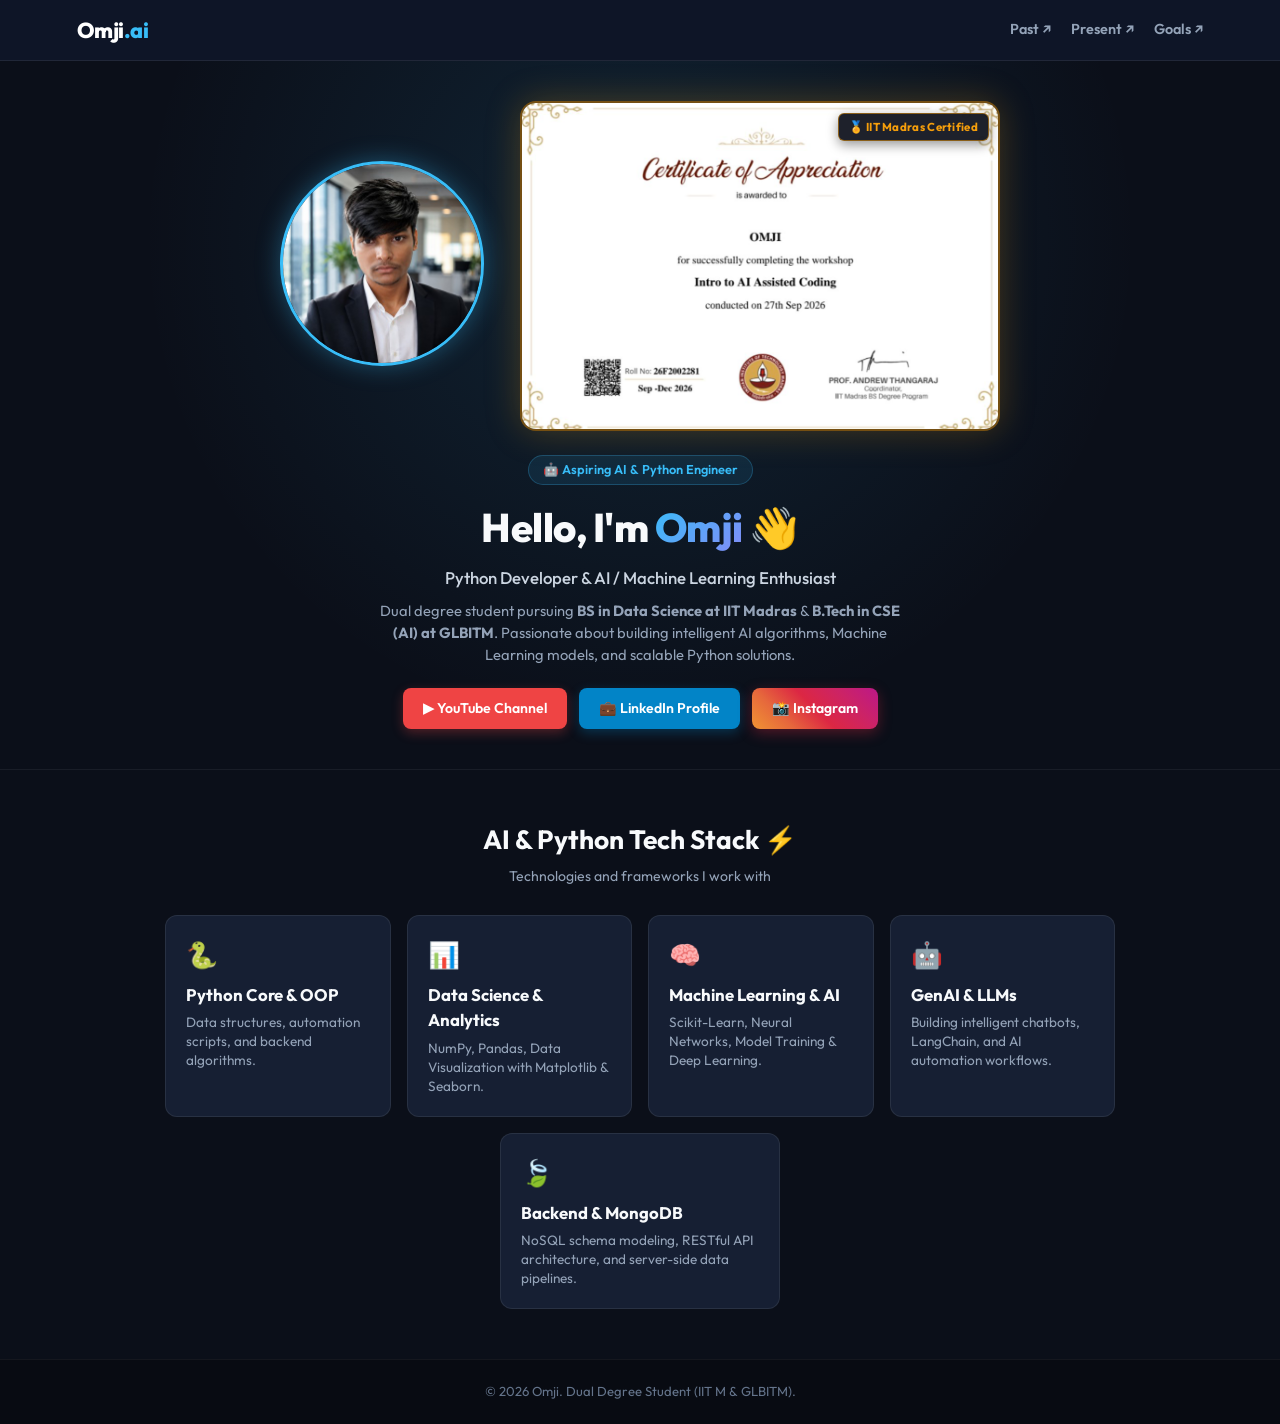
<file: index.html>
<!DOCTYPE html>
<html lang="en">
<head>
    <meta charset="UTF-8">
    <meta name="viewport" content="width=device-width, initial-scale=1.0">
    <title>Omji | AI Engineer & Python Developer</title>
    <!-- Google Fonts -->
    <link rel="preconnect" href="https://fonts.googleapis.com">
    <link rel="preconnect" href="https://fonts.gstatic.com" crossorigin>
    <link href="https://fonts.googleapis.com/css2?family=Outfit:wght@400;500;600;700;800&display=swap" rel="stylesheet">
    <!-- CSS File -->
    <link rel="stylesheet" href="style.css">
</head>
<body>

    <!-- ==========================================
         1. TOP NAVIGATION BAR
         ========================================== -->
    <nav class="navbar">
        <div class="logo">Omji<span>.ai</span></div>
        <div class="nav-links">
            <a href="past.html">Past ↗</a>
            <a href="present.html">Present ↗</a>
            <a href="goals.html">Goals ↗</a>
        </div>
    </nav>

    <!-- ==========================================
         2. HERO / PRESENT SECTION
         ========================================== -->
    <section class="hero" id="present">
        
        <!-- Dual Visual Showcase: Left (Profile Image) & Right (IIT Madras Certificate) -->
        <div class="hero-visual-duo">
            <!-- Left: Profile Picture with Glow -->
            <div class="profile-wrapper">
                <img src="Saksham.jpg" alt="Omji" class="profile-img">
            </div>

            <!-- Right: IIT Madras Certificate Card -->
            <div class="hero-cert-card" onclick="openCertModal('certificate-iitm.png')" title="Click to view full certificate">
                <div class="hero-cert-badge">🏅 IIT Madras Certified</div>
                <img src="certificate-iitm.png" alt="IIT Madras Certificate - Intro to AI Assisted Coding" class="hero-cert-img">
                <div class="hero-cert-overlay">
                    <span class="hero-cert-view-btn">🔍 View Certificate</span>
                </div>
            </div>
        </div>

        <!-- Headline & Bio -->
        <div class="badge">🤖 Aspiring AI & Python Engineer</div>
        <h1 class="hero-title">Hello, I'm <span class="highlight">Omji</span> 👋</h1>
        <p class="hero-subtitle">Python Developer & AI / Machine Learning Enthusiast</p>
        <p class="hero-desc">
            Dual degree student pursuing <strong>BS in Data Science at IIT Madras</strong> & <strong>B.Tech in CSE (AI) at GLBITM</strong>. Passionate about building intelligent AI algorithms, Machine Learning models, and scalable Python solutions.
        </p>

        <!-- Action Buttons -->
        <div class="btn-container">
            <a href="https://youtube.com/@ghostgameryt72?si=MjTyX77E28v_cxLy" class="btn btn-youtube" target="_blank">
                <span>▶ YouTube Channel</span>
            </a>
            <a href="https://lnkd.in/p/du8b7yTF" class="btn btn-linkedin" target="_blank">
                <span>💼 LinkedIn Profile</span>
            </a>
            <a href="https://www.instagram.com/s.vgamerff2007?utm_source=ig_web_button_share_sheet&igsi=ZDNlZDc0MzIxNw==" class="btn btn-instagram" target="_blank">
                <span>📸 Instagram</span>
            </a>
        </div>

    </section>

    <!-- ==========================================
         3. FUTURE / TECH STACK SECTION
         ========================================== -->
    <section class="section-box" id="future">
        <h2>AI & Python Tech Stack ⚡</h2>
        <p class="section-desc">Technologies and frameworks I work with</p>

        <div class="cards-grid">
            <div class="card-item">
                <div class="card-icon">🐍</div>
                <h3>Python Core & OOP</h3>
                <p>Data structures, automation scripts, and backend algorithms.</p>
            </div>
            <div class="card-item">
                <div class="card-icon">📊</div>
                <h3>Data Science & Analytics</h3>
                <p>NumPy, Pandas, Data Visualization with Matplotlib & Seaborn.</p>
            </div>
            <div class="card-item">
                <div class="card-icon">🧠</div>
                <h3>Machine Learning & AI</h3>
                <p>Scikit-Learn, Neural Networks, Model Training & Deep Learning.</p>
            </div>
            <div class="card-item">
                <div class="card-icon">🤖</div>
                <h3>GenAI & LLMs</h3>
                <p>Building intelligent chatbots, LangChain, and AI automation workflows.</p>
            </div>
            <div class="card-item">
                <div class="card-icon">🍃</div>
                <h3>Backend & MongoDB</h3>
                <p>NoSQL schema modeling, RESTful API architecture, and server-side data pipelines.</p>
            </div>
        </div>
    </section>

    <!-- ==========================================
         4. GOALS SECTION
         ========================================== -->


    <!-- ==========================================
         5. FOOTER
         ========================================== -->
    <footer>
        <p>© 2026 Omji. Dual Degree Student (IIT M & GLBITM).</p>
    </footer>

    <!-- ==========================================
         CERTIFICATE PREVIEW MODAL LIGHTBOX
         ========================================== -->
    <div id="certModal" class="cert-modal" onclick="closeCertModal(event)">
        <div class="cert-modal-dialog" onclick="event.stopPropagation()">
            <div class="cert-modal-header">
                <div class="cert-modal-title">
                    <span>🏛️</span>
                    <span>IIT Madras Certificate — Intro to AI Assisted Coding</span>
                </div>
                <button class="cert-modal-close" onclick="closeCertModal()" aria-label="Close modal">&times;</button>
            </div>
            <div class="cert-modal-body">
                <img id="certModalImg" src="certificate-iitm.png" alt="Certificate of Appreciation - IIT Madras">
            </div>
        </div>
    </div>

    <!-- Modal Logic -->
    <script>
        function openCertModal(imgSrc) {
            const modal = document.getElementById('certModal');
            const img = document.getElementById('certModalImg');
            if (imgSrc && img) img.src = imgSrc;
            if (modal) {
                modal.classList.add('active');
                document.body.style.overflow = 'hidden';
            }
        }

        function closeCertModal() {
            const modal = document.getElementById('certModal');
            if (modal) {
                modal.classList.remove('active');
                document.body.style.overflow = '';
            }
        }

        document.addEventListener('keydown', function(e) {
            if (e.key === 'Escape') {
                closeCertModal();
            }
        });
    </script>
<script src="https://cdn.botpress.cloud/webchat/v3.6/inject.js"></script>
<script src="https://files.bpcontent.cloud/2026/07/06/07/20260706073340-VCMDMJ99.js" defer></script>
       


</body>
</html>
</file>
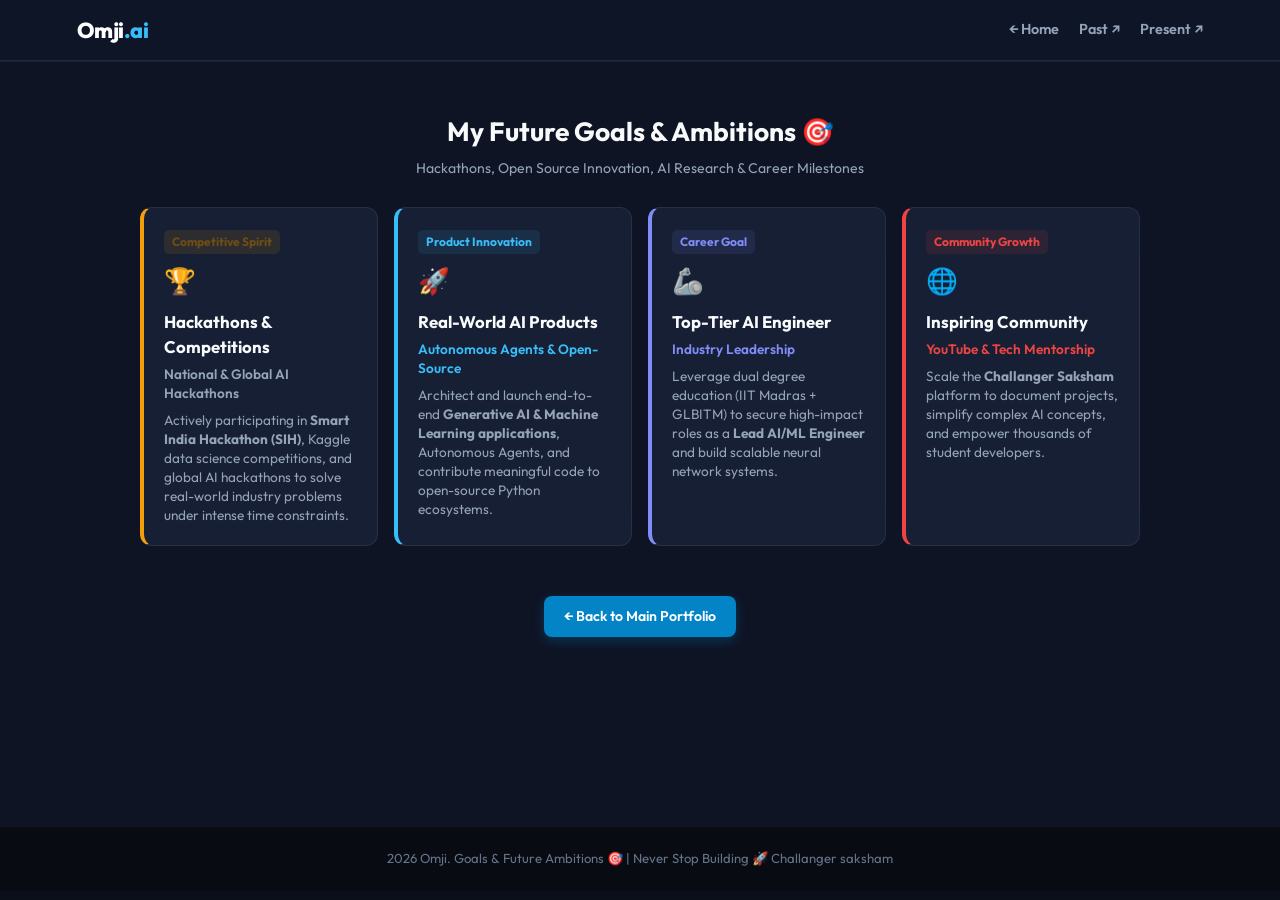
<file: goals.html>
<!DOCTYPE html>
<html lang="en">
<head>
    <meta charset="UTF-8">
    <meta name="viewport" content="width=device-width, initial-scale=1.0">
    <title>Omji | Future Goals & Hackathons</title>
    <!-- Google Fonts -->
    <link rel="preconnect" href="https://fonts.googleapis.com">
    <link rel="preconnect" href="https://fonts.gstatic.com" crossorigin>
    <link href="https://fonts.googleapis.com/css2?family=Outfit:wght@400;500;600;700;800&display=swap" rel="stylesheet">
    <!-- CSS Link -->
    <link rel="stylesheet" href="style.css">
</head>
<body>

    <!-- ==========================================
         TOP NAVIGATION (With Multi-Page Links)
         ========================================== -->
    <nav class="navbar">
        <div class="logo">Omji<span>.ai</span></div>
        <div class="nav-links">
            <a href="index.html">← Home</a>
            <a href="past.html">Past ↗</a>
            <a href="present.html">Present ↗</a>
        </div>
    </nav>

    <!-- ==========================================
         GOALS & HACKATHONS SECTION
         ========================================== -->
    <section class="section-box" style="min-height: 85vh; padding-top: 50px;">
        <h2>My Future Goals & Ambitions 🎯</h2>
        <p class="section-desc">Hackathons, Open Source Innovation, AI Research & Career Milestones</p>

        <div class="cards-grid" style="max-width: 1000px;">
            
            <!-- Goal 1: Hackathons & Competitions -->
            <div class="card-item" style="border-left: 4px solid #f59e0b;">
                <div class="card-badge" style="color: #6e4e16; background: rgba(245, 158, 11, 0.1);">Competitive Spirit</div>
                <div class="card-icon">🏆</div>
                <h3>Hackathons & Competitions</h3>
                <p style="color: #
                f59e0b; font-weight: 600; margin-bottom: 8px;">National & Global AI Hackathons</p>
                <p>
                    Actively participating in <strong>Smart India Hackathon (SIH)</strong>, Kaggle data science competitions, and global AI hackathons to solve real-world industry problems under intense time constraints.
                </p>
            </div>

            <!-- Goal 2: Building AI Products & Open Source -->
            <div class="card-item" style="border-left: 4px solid #38bdf8;">
                <div class="card-badge" style="color: #38bdf8; background: rgba(56, 189, 248, 0.1);">Product Innovation</div>
                <div class="card-icon">🚀</div>
                <h3>Real-World AI Products</h3>
                <p style="color: #38bdf8; font-weight: 600; margin-bottom: 8px;">Autonomous Agents & Open-Source</p>
                <p>
                    Architect and launch end-to-end <strong>Generative AI & Machine Learning applications</strong>, Autonomous Agents, and contribute meaningful code to open-source Python ecosystems.
                </p>
            </div>

            <!-- Goal 3: High-Impact AI Engineer -->
            <div class="card-item" style="border-left: 4px solid #818cf8;">
                <div class="card-badge" style="color: #818cf8; background: rgba(129, 140, 248, 0.1);">Career Goal</div>
                <div class="card-icon">🦾</div>
                <h3>Top-Tier AI Engineer</h3>
                <p style="color: #818cf8; font-weight: 600; margin-bottom: 8px;">Industry Leadership</p>
                <p>
                    Leverage dual degree education (IIT Madras + GLBITM) to secure high-impact roles as a <strong>Lead AI/ML Engineer</strong> and build scalable neural network systems.
                </p>
            </div>

            <!-- Goal 4: Community & Creator Impact -->
            <div class="card-item" style="border-left: 4px solid #ef4444;">
                <div class="card-badge" style="color: #ef4444; background: rgba(239, 68, 68, 0.1);">Community Growth</div>
                <div class="card-icon">🌐</div>
                <h3>Inspiring Community</h3>
                <p style="color: #ef4444; font-weight: 600; margin-bottom: 8px;">YouTube & Tech Mentorship</p>
                <p>
                    Scale the <strong>Challanger Saksham</strong> platform to document projects, simplify complex AI concepts, and empower thousands of student developers.
                </p>
            </div>

        </div>

        <div style="text-align: center; margin-top: 50px;">
            <a href="index.html" class="btn btn-linkedin">← Back to Main Portfolio</a>
        </div>
    </section>

    <!-- FOOTER -->
    <footer>
        <p>2026 Omji. Goals & Future Ambitions 🎯 | Never Stop Building 🚀
            Challanger saksham
        </p>
    </footer>

</body>
</html>
</file>
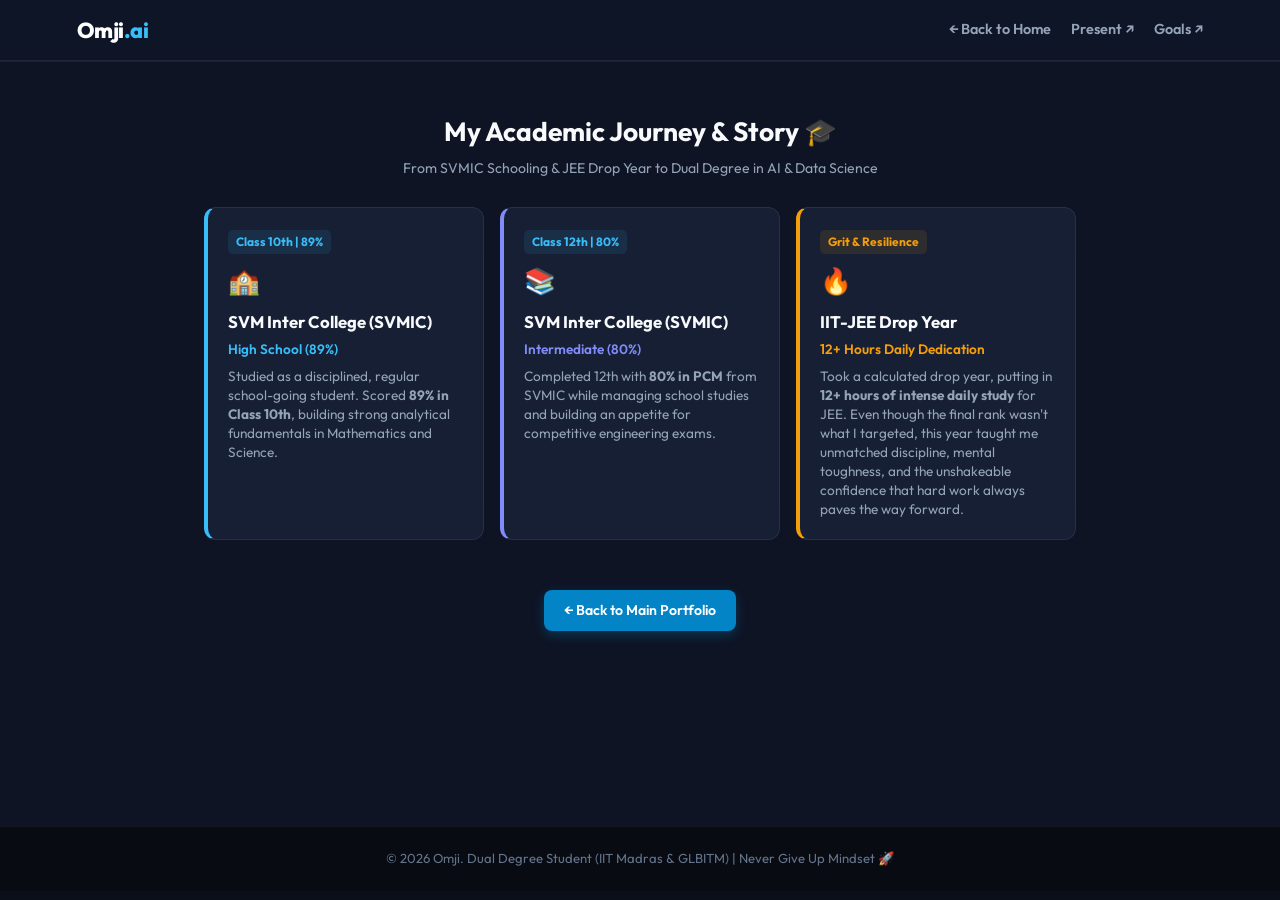
<file: past.html>
<!DOCTYPE html>
<html lang="en">
<head>
    <meta charset="UTF-8">
    <meta name="viewport" content="width=device-width, initial-scale=1.0">
    <title>Omji | Past & Education Journey</title>
    <!-- Google Fonts -->
    <link rel="preconnect" href="https://fonts.googleapis.com">
    <link rel="preconnect" href="https://fonts.gstatic.com" crossorigin>
    <link href="https://fonts.googleapis.com/css2?family=Outfit:wght@400;500;600;700;800&display=swap" rel="stylesheet">
    <!-- CSS Link -->
    <link rel="stylesheet" href="style.css">
</head>
<body>

    <!-- ==========================================
         TOP NAVIGATION (With Back Button)
         ========================================== -->
    <nav class="navbar">
        <div class="logo">Omji<span>.ai</span></div>
        <div class="nav-links">
            <a href="index.html">← Back to Home</a>
            <a href="present.html">Present ↗</a>
            <a href="goals.html">Goals ↗</a>
        </div>
    </nav>

    <!-- ==========================================
         PAST & EDUCATION DETAILS
         ========================================== -->
    <section class="section-box" style="min-height: 85vh; padding-top: 50px;">
        <h2>My Academic Journey & Story 🎓</h2>
        <p class="section-desc">From SVMIC Schooling & JEE Drop Year to Dual Degree in AI & Data Science</p>

        <div class="cards-grid" style="max-width: 1000px;">
            
            <!-- Card 1: 10th Class (SVMIC) -->
            <div class="card-item" style="border-left: 4px solid #38bdf8;">
                <div class="card-badge">Class 10th | 89%</div>
                <div class="card-icon">🏫</div>
                <h3>SVM Inter College (SVMIC)</h3>
                <p style="color: #38bdf8; font-weight: 600; margin-bottom: 8px;">High School (89%)</p>
                <p>
                    Studied as a disciplined, regular school-going student. Scored <strong>89% in Class 10th</strong>, building strong analytical fundamentals in Mathematics and Science.
                </p>
            </div>

            <!-- Card 2: 12th Class (SVMIC) -->
            <div class="card-item" style="border-left: 4px solid #818cf8;">
                <div class="card-badge">Class 12th | 80%</div>
                <div class="card-icon">📚</div>
                <h3>SVM Inter College (SVMIC)</h3>
                <p style="color: #818cf8; font-weight: 600; margin-bottom: 8px;">Intermediate (80%)</p>
                <p>
                    Completed 12th with <strong>80% in PCM</strong> from SVMIC while managing school studies and building an appetite for competitive engineering exams.
                </p>
            </div>

            <!-- Card 3: IIT-JEE Drop Year (Resilience & Hard Work) -->
            <div class="card-item" style="border-left: 4px solid #f59e0b;">
                <div class="card-badge" style="color: #f59e0b; background: rgba(245, 158, 11, 0.1);">Grit & Resilience</div>
                <div class="card-icon">🔥</div>
                <h3>IIT-JEE Drop Year</h3>
                <p style="color: #f59e0b; font-weight: 600; margin-bottom: 8px;">12+ Hours Daily Dedication</p>
                <p>
                    Took a calculated drop year, putting in <strong>12+ hours of intense daily study</strong> for JEE. Even though the final rank wasn't what I targeted, this year taught me unmatched discipline, mental toughness, and the unshakeable confidence that hard work always paves the way forward.
                </p>
            </div>

           
        </div>

        <div style="text-align: center; margin-top: 50px;">
            <a href="index.html" class="btn btn-linkedin">← Back to Main Portfolio</a>
        </div>
    </section>

    <!-- FOOTER -->
    <footer>
        <p>© 2026 Omji. Dual Degree Student (IIT Madras & GLBITM) | Never Give Up Mindset 🚀</p>
    </footer>

</body>
</html>
</file>
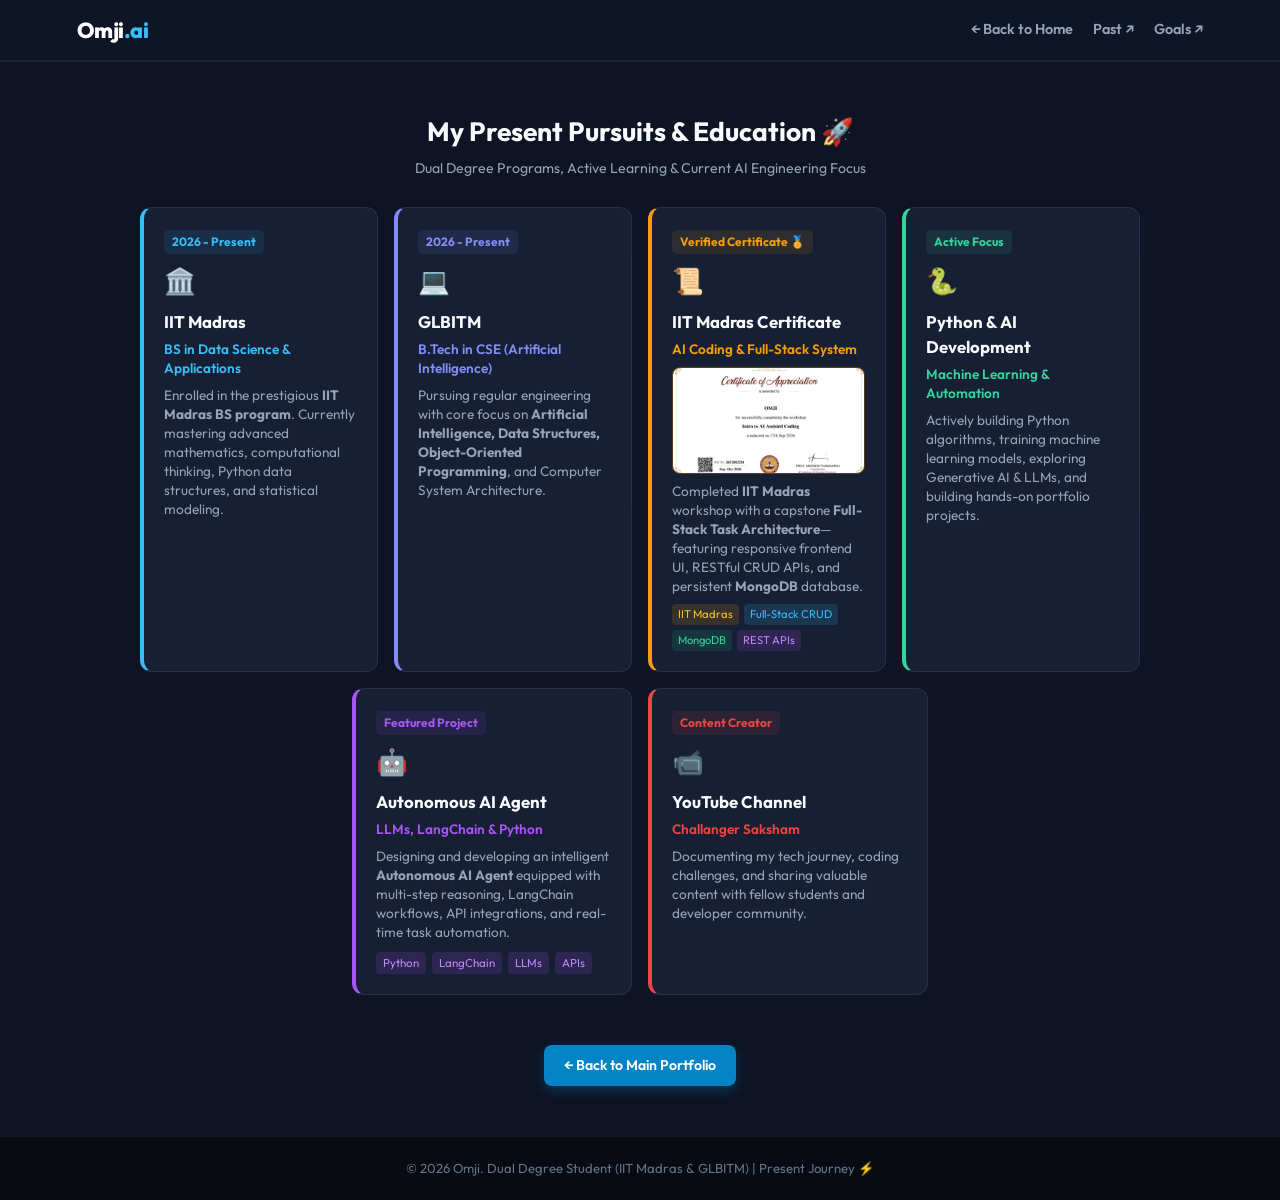
<file: present.html>
<!DOCTYPE html>
<html lang="en">
<head>
    <meta charset="UTF-8">
    <meta name="viewport" content="width=device-width, initial-scale=1.0">
    <title>Omji | Present Journey & Dual Degree</title>
    <!-- Google Fonts -->
    <link rel="preconnect" href="https://fonts.googleapis.com">
    <link rel="preconnect" href="https://fonts.gstatic.com" crossorigin>
    <link href="https://fonts.googleapis.com/css2?family=Outfit:wght@400;500;600;700;800&display=swap" rel="stylesheet">
    <!-- CSS Link -->
    <link rel="stylesheet" href="style.css">
</head>
<body>

    <!-- ==========================================
         TOP NAVIGATION (With Back Button)
         ========================================== -->
    <nav class="navbar">
        <div class="logo">Omji<span>.ai</span></div>
        <div class="nav-links">
            <a href="index.html">← Back to Home</a>
            <a href="past.html">Past ↗</a>
            <a href="goals.html">Goals ↗</a>
        </div>
    </nav>

    <!-- ==========================================
         PRESENT / CURRENT JOURNEY
         ========================================== -->
    <section class="section-box" style="min-height: 85vh; padding-top: 50px;">
        <h2>My Present Pursuits & Education 🚀</h2>
        <p class="section-desc">Dual Degree Programs, Active Learning & Current AI Engineering Focus</p>

        <div class="cards-grid" style="max-width: 1000px;">
            
            <!-- Degree 1: IIT Madras -->
            <div class="card-item" style="border-left: 4px solid #38bdf8;">
                <div class="card-badge" style="color: #38bdf8; background: rgba(56, 189, 248, 0.1);">2026 - Present</div>
                <div class="card-icon">🏛️</div>
                <h3>IIT Madras</h3>
                <p style="color: #38bdf8; font-weight: 600; margin-bottom: 8px;">BS in Data Science & Applications</p>
                <p>
                    Enrolled in the prestigious <strong>IIT Madras BS program</strong>. Currently mastering advanced mathematics, computational thinking, Python data structures, and statistical modeling.
                </p>
            </div>

            
            
            <div class="card-item" style="border-left: 4px solid #818cf8;">
                <div class="card-badge" style="color: #818cf8; background: rgba(129, 140, 248, 0.1);">2026 - Present</div>
                <div class="card-icon">💻</div>
                <h3>GLBITM</h3>
                <p style="color: #818cf8; font-weight: 600; margin-bottom: 8px;">B.Tech in CSE (Artificial Intelligence)</p>
                <p>
                    Pursuing regular engineering with core focus on <strong>Artificial Intelligence, Data Structures, Object-Oriented Programming</strong>, and Computer System Architecture.
                </p>
            </div>

            <!-- Certification & Backend: IIT Madras & MongoDB -->
            <div class="card-item" style="border-left: 4px solid #f59e0b;">
                <div class="card-badge" style="color: #f59e0b; background: rgba(245, 158, 11, 0.1);">Verified Certificate 🏅</div>
                <div class="card-icon">📜</div>
                <h3>IIT Madras Certificate</h3>
                <p style="color: #f59e0b; font-weight: 600; margin-bottom: 6px;">AI Coding & Full-Stack System</p>
                
                <!-- Clickable Certificate Thumbnail -->
                <div class="cert-preview-box" onclick="openCertModal('certificate-iitm.png')" title="Click to view full certificate">
                    <img src="certificate-iitm.png" alt="IIT Madras Certificate" class="cert-preview-img">
                    <div class="cert-overlay">
                        <span class="cert-view-badge">🔍 Click to View</span>
                    </div>
                </div>

                <p>
                    Completed <strong>IIT Madras</strong> workshop with a capstone <strong>Full-Stack Task Architecture</strong>—featuring responsive frontend UI, RESTful CRUD APIs, and persistent <strong>MongoDB</strong> database.
                </p>

                <div style="display: flex; gap: 5px; flex-wrap: wrap; margin-top: 8px;">
                    <span style="font-size: 0.7rem; padding: 2px 6px; background: rgba(245, 158, 11, 0.15); color: #fbbf24; border-radius: 4px;">IIT Madras</span>
                    <span style="font-size: 0.7rem; padding: 2px 6px; background: rgba(56, 189, 248, 0.15); color: #38bdf8; border-radius: 4px;">Full-Stack CRUD</span>
                    <span style="font-size: 0.7rem; padding: 2px 6px; background: rgba(16, 185, 129, 0.15); color: #34d399; border-radius: 4px;">MongoDB</span>
                    <span style="font-size: 0.7rem; padding: 2px 6px; background: rgba(168, 85, 247, 0.15); color: #c084fc; border-radius: 4px;">REST APIs</span>
                </div>
            </div>

            <!-- Current Focus: AI & Python Development -->
            <div class="card-item" style="border-left: 4px solid #34d399;">
                <div class="card-badge" style="color: #34d399; background: rgba(52, 211, 153, 0.1);">Active Focus</div>
                <div class="card-icon">🐍</div>
                <h3>Python & AI Development</h3>
                <p style="color: #34d399; font-weight: 600; margin-bottom: 8px;">Machine Learning & Automation</p>
                <p>
                    Actively building Python algorithms, training machine learning models, exploring Generative AI & LLMs, and building hands-on portfolio projects.
                </p>
            </div>

            <!-- Current Featured Project: Autonomous AI Agent -->
            <div class="card-item" style="border-left: 4px solid #a855f7;">
                <div class="card-badge" style="color: #a855f7; background: rgba(168, 85, 247, 0.1);">Featured Project</div>
                <div class="card-icon">🤖</div>
                <h3>Autonomous AI Agent</h3>
                <p style="color: #a855f7; font-weight: 600; margin-bottom: 8px;">LLMs, LangChain & Python</p>
                <p>
                    Designing and developing an intelligent <strong>Autonomous AI Agent</strong> equipped with multi-step reasoning, LangChain workflows, API integrations, and real-time task automation.
                </p>
                <div style="display: flex; gap: 6px; flex-wrap: wrap; margin-top: 10px;">
                    <span style="font-size: 0.72rem; padding: 2px 7px; background: rgba(168, 85, 247, 0.15); color: #c084fc; border-radius: 4px;">Python</span>
                    <span style="font-size: 0.72rem; padding: 2px 7px; background: rgba(168, 85, 247, 0.15); color: #c084fc; border-radius: 4px;">LangChain</span>
                    <span style="font-size: 0.72rem; padding: 2px 7px; background: rgba(168, 85, 247, 0.15); color: #c084fc; border-radius: 4px;">LLMs</span>
                    <span style="font-size: 0.72rem; padding: 2px 7px; background: rgba(168, 85, 247, 0.15); color: #c084fc; border-radius: 4px;">APIs</span>
                </div>
            </div>

            <!-- Creator & Community: YouTube -->
            <div class="card-item" style="border-left: 4px solid #ef4444;">
                <div class="card-badge" style="color: #ef4444; background: rgba(239, 68, 68, 0.1);">Content Creator</div>
                <div class="card-icon">📹</div>
                <h3>YouTube Channel</h3>
                <p style="color: #ef4444; font-weight: 600; margin-bottom: 8px;">Challanger Saksham</p>
                <p>
                    Documenting my tech journey, coding challenges, and sharing valuable content with fellow students and developer community.
                </p>
            </div>

        </div>

        <div style="text-align: center; margin-top: 50px;">
            <a href="index.html" class="btn btn-linkedin">← Back to Main Portfolio</a>
        </div>
    </section>

    <!-- FOOTER -->
    <footer>
        <p>© 2026 Omji. Dual Degree Student (IIT Madras & GLBITM) | Present Journey ⚡</p>
    </footer>

    <!-- ==========================================
         CERTIFICATE PREVIEW MODAL LIGHTBOX
         ========================================== -->
    <div id="certModal" class="cert-modal" onclick="closeCertModal(event)">
        <div class="cert-modal-dialog" onclick="event.stopPropagation()">
            <div class="cert-modal-header">
                <div class="cert-modal-title">
                    <span>🏛️</span>
                    <span>IIT Madras Certificate — Intro to AI Assisted Coding</span>
                </div>
                <button class="cert-modal-close" onclick="closeCertModal()" aria-label="Close modal">&times;</button>
            </div>
            <div class="cert-modal-body">
                <img id="certModalImg" src="certificate-iitm.png" alt="Certificate of Appreciation - IIT Madras">
            </div>
        </div>
    </div>

    <!-- Modal Logic -->
    <script>
        function openCertModal(imgSrc) {
            const modal = document.getElementById('certModal');
            const img = document.getElementById('certModalImg');
            if (imgSrc && img) img.src = imgSrc;
            if (modal) {
                modal.classList.add('active');
                document.body.style.overflow = 'hidden';
            }
        }

        function closeCertModal() {
            const modal = document.getElementById('certModal');
            if (modal) {
                modal.classList.remove('active');
                document.body.style.overflow = '';
            }
        }

        document.addEventListener('keydown', function(e) {
            if (e.key === 'Escape') {
                closeCertModal();
            }
        });
    </script>

</body>
</html>
</file>
<file: style.css>
/* =========================================================
   1. GLOBAL RESET & FONTS
   ========================================================= */
* {
    margin: 0;
    padding: 0;
    box-sizing: border-box;
    font-family: 'Outfit', -apple-system, BlinkMacSystemFont, sans-serif;
}

html {
    scroll-behavior: smooth;
}

body {
    background-color: #0b0f19; /* Ultra Dark Luxury Blue */
    color: #f8fafc;            /* Crisp White Text */
    line-height: 1.5;
    overflow-x: hidden;
}

/* =========================================================
   2. TOP NAVIGATION BAR (Compact & Sleek)
   ========================================================= */
.navbar {
    display: flex;
    justify-content: space-between;
    align-items: center;
    padding: 14px 6%;
    background-color: rgba(15, 23, 42, 0.9);
    backdrop-filter: blur(12px);
    border-bottom: 1px solid rgba(255, 255, 255, 0.08);
    position: sticky;
    top: 0;
    z-index: 100;
}

.logo {
    font-size: 1.35rem;
    font-weight: 800;
    letter-spacing: -0.5px;
    color: #ffffff;
}

.logo span {
    color: #38bdf8;
}

.nav-links {
    display: flex;
    gap: 20px;
}

.nav-links a {
    color: #94a3b8;
    text-decoration: none;
    font-size: 0.9rem;
    font-weight: 600;
    transition: all 0.25s ease;
}

.nav-links a:hover {
    color: #38bdf8;
    transform: translateY(-1px);
}

/* =========================================================
   3. HERO SECTION (Compact Front Page)
   ========================================================= */
.hero {
    min-height: 65vh;
    display: flex;
    flex-direction: column;
    justify-content: center;
    align-items: center;
    text-align: center;
    padding: 40px 16px;
    background: radial-gradient(circle at 50% 25%, rgba(56, 189, 248, 0.12) 0%, transparent 60%);
}

/* Profile Picture with Rounded Border & Glow */
.profile-wrapper {
    position: relative;
    margin-bottom: 16px;
}

.profile-img {
    width: 300px;
    height: 300px;
    border-radius: 50%;
    object-fit: cover;
    border: 3px solid #38bdf8;
    box-shadow: 0 0 25px rgba(56, 189, 248, 0.35);
    transition: transform 0.3s ease, box-shadow 0.3s ease;
}

.profile-img:hover {
    transform: scale(1.04);
    box-shadow: 0 0 35px rgba(56, 189, 248, 0.5);
}

/* Small Badge */
.badge {
    background: rgba(56, 189, 248, 0.1);
    color: #38bdf8;
    border: 1px solid rgba(56, 189, 248, 0.25);
    padding: 4px 14px;
    border-radius: 50px;
    font-size: 0.8rem;
    font-weight: 600;
    margin-bottom: 12px;
}

/* Title & Subtitles */
.hero-title {
    font-size: clamp(1.8rem, 4vw, 2.5rem);
    font-weight: 800;
    margin-bottom: 8px;
    letter-spacing: -0.5px;
}

.highlight {
    background: linear-gradient(135deg, #38bdf8 0%, #818cf8 100%);
    -webkit-background-clip: text;
    -webkit-text-fill-color: transparent;
}

.hero-subtitle {
    font-size: 1.05rem;
    font-weight: 500;
    color: #cbd5e1;
    margin-bottom: 10px;
}

.hero-desc {
    max-width: 520px;
    font-size: 0.92rem;
    color: #94a3b8;
    margin-bottom: 22px;
    line-height: 1.5;
}

/* =========================================================
   4. BUTTONS (Compact)
   ========================================================= */
.btn-container {
    display: flex;
    justify-content: center;
    gap: 12px;
    flex-wrap: wrap;
}

.btn {
    display: inline-flex;
    align-items: center;
    gap: 6px;
    padding: 10px 20px;
    border-radius: 8px;
    font-size: 0.88rem;
    font-weight: 600;
    text-decoration: none;
    transition: all 0.25s ease;
    cursor: pointer;
}

/* YouTube Button */
.btn-youtube {
    background-color: #ef4444;
    color: #ffffff;
    box-shadow: 0 4px 12px rgba(239, 68, 68, 0.3);
}

.btn-youtube:hover {
    background-color: #dc2626;
    transform: translateY(-2px);
}

/* LinkedIn Button */
.btn-linkedin {
    background-color: #0284c7;
    color: #ffffff;
    box-shadow: 0 4px 12px rgba(2, 132, 199, 0.3);
}

.btn-linkedin:hover {
    background-color: #0369a1;
    transform: translateY(-2px);
}

/* Instagram Button (Gradient & Glow) */
.btn-instagram {
    background: linear-gradient(45deg, #f09433 0%, #e6683c 25%, #dc2743 50%, #cc2366 75%, #bc1888 100%);
    color: #ffffff;
    box-shadow: 0 4px 14px rgba(220, 39, 67, 0.35);
}

.btn-instagram:hover {
    transform: translateY(-2px);
    box-shadow: 0 6px 20px rgba(220, 39, 67, 0.6);
}

/* =========================================================
   5. SECTIONS (TECH STACK & GOALS)
   ========================================================= */
.section-box {
    padding: 50px 6%;
    text-align: center;
    border-top: 1px solid rgba(255, 255, 255, 0.06);
}

.section-box:nth-child(even) {
    background-color: #0e1424;
}

.section-box h2 {
    font-size: 1.65rem;
    font-weight: 700;
    margin-bottom: 6px;
    color: #f8fafc;
}

.section-desc {
    color: #94a3b8;
    font-size: 0.88rem;
    margin-bottom: 28px;
}

.cards-grid {
    display: flex;
    justify-content: center;
    gap: 16px;
    flex-wrap: wrap;
    max-width: 950px;
    margin: 0 auto;
}

.card-item {
    background-color: #161f33;
    border: 1px solid rgba(255, 255, 255, 0.08);
    border-radius: 12px;
    padding: 20px;
    flex: 1 1 200px;
    max-width: 280px;
    text-align: left;
    transition: all 0.25s ease;
}

.card-item:hover {
    transform: translateY(-4px);
    border-color: #38bdf8;
    box-shadow: 0 8px 20px rgba(56, 189, 248, 0.18);
}

.card-badge {
    display: inline-block;
    font-size: 0.75rem;
    font-weight: 700;
    color: #38bdf8;
    background: rgba(56, 189, 248, 0.1);
    padding: 3px 8px;
    border-radius: 5px;
    margin-bottom: 8px;
}

.card-icon {
    font-size: 1.6rem;
    margin-bottom: 8px;
}

.card-item h3 {
    font-size: 1.05rem;
    color: #f8fafc;
    margin-bottom: 6px;
}

.card-item p {
    font-size: 0.85rem;
    color: #94a3b8;
    line-height: 1.4;
}

/* =========================================================
   6. FOOTER
   ========================================================= */
footer {
    padding: 22px;
    text-align: center;
    background-color: #080b12;
    border-top: 1px solid rgba(255, 255, 255, 0.05);
    color: #64748b;
    font-size: 0.82rem;
}

/* Responsive for Mobile */
@media (max-width: 640px) {
    .navbar {
        padding: 12px 4%;
    }
    .nav-links {
        gap: 12px;
    }
    .nav-links a {
        font-size: 0.82rem;
    }
    .hero-title {
        font-size: 1.7rem;
    }
    .cards-grid {
        flex-direction: column;
        align-items: center;
    }
    .card-item {
        max-width: 100%;
        width: 100%;
    }
}

/* =========================================================
   7. CERTIFICATE CARD & MODAL LIGHTBOX
   ========================================================= */
.cert-preview-box {
    margin: 8px 0;
    border-radius: 8px;
    overflow: hidden;
    position: relative;
    border: 1px solid rgba(245, 158, 11, 0.35);
    cursor: pointer;
    background: #0b0f19;
}

.cert-preview-img {
    width: 100%;
    height: 105px;
    object-fit: cover;
    display: block;
    transition: transform 0.35s ease, filter 0.35s ease;
}

.cert-preview-box:hover .cert-preview-img {
    transform: scale(1.05);
    filter: brightness(0.85);
}

.cert-overlay {
    position: absolute;
    inset: 0;
    display: flex;
    align-items: center;
    justify-content: center;
    background: rgba(11, 15, 25, 0.45);
    opacity: 0;
    transition: opacity 0.25s ease;
}

.cert-preview-box:hover .cert-overlay {
    opacity: 1;
}

.cert-view-badge {
    font-size: 0.78rem;
    font-weight: 700;
    color: #f59e0b;
    background: rgba(15, 23, 42, 0.92);
    padding: 6px 12px;
    border-radius: 6px;
    border: 1px solid #f59e0b;
    box-shadow: 0 4px 15px rgba(0, 0, 0, 0.5);
    pointer-events: none;
}

.cert-btn-link {
    display: inline-flex;
    align-items: center;
    gap: 6px;
    font-size: 0.78rem;
    font-weight: 600;
    color: #f59e0b;
    text-decoration: none;
    border: 1px solid rgba(245, 158, 11, 0.35);
    padding: 6px 12px;
    border-radius: 6px;
    background: rgba(245, 158, 11, 0.08);
    transition: all 0.2s ease;
}

.cert-btn-link:hover {
    background: rgba(245, 158, 11, 0.2);
    border-color: #f59e0b;
    transform: translateY(-2px);
    box-shadow: 0 4px 12px rgba(245, 158, 11, 0.25);
}

/* Modal Popup */
.cert-modal {
    display: none;
    position: fixed;
    inset: 0;
    background: rgba(4, 7, 14, 0.88);
    backdrop-filter: blur(10px);
    z-index: 1000;
    align-items: center;
    justify-content: center;
    padding: 20px;
    opacity: 0;
    transition: opacity 0.3s ease;
}

.cert-modal.active {
    display: flex;
    opacity: 1;
}

.cert-modal-dialog {
    position: relative;
    max-width: 820px;
    width: 100%;
    background: #111827;
    border: 1px solid rgba(245, 158, 11, 0.4);
    border-radius: 14px;
    overflow: hidden;
    box-shadow: 0 25px 50px -12px rgba(0, 0, 0, 0.75), 0 0 30px rgba(245, 158, 11, 0.2);
    animation: certModalAnim 0.3s cubic-bezier(0.16, 1, 0.3, 1);
}

@keyframes certModalAnim {
    from {
        transform: scale(0.92);
        opacity: 0;
    }
    to {
        transform: scale(1);
        opacity: 1;
    }
}

.cert-modal-header {
    display: flex;
    justify-content: space-between;
    align-items: center;
    padding: 12px 18px;
    background: #161f33;
    border-bottom: 1px solid rgba(255, 255, 255, 0.08);
}

.cert-modal-title {
    font-size: 0.95rem;
    font-weight: 700;
    color: #f8fafc;
    display: flex;
    align-items: center;
    gap: 8px;
}

.cert-modal-close {
    background: rgba(255, 255, 255, 0.1);
    border: none;
    color: #cbd5e1;
    font-size: 1.4rem;
    width: 32px;
    height: 32px;
    border-radius: 50%;
    cursor: pointer;
    display: flex;
    align-items: center;
    justify-content: center;
    transition: all 0.2s ease;
}

.cert-modal-close:hover {
    background: #ef4444;
    color: #ffffff;
    transform: rotate(90deg);
}

.cert-modal-body {
    padding: 16px;
    background: #0b0f19;
    text-align: center;
}

.cert-modal-body img {
    max-width: 100%;
    max-height: 75vh;
    border-radius: 8px;
    box-shadow: 0 8px 24px rgba(0, 0, 0, 0.5);
}

/* =========================================================
   8. HERO DUAL SHOWCASE (Profile + Certificate)
   ========================================================= */
.hero-visual-duo {
    display: flex;
    align-items: center;
    justify-content: center;
    gap: 36px;
    flex-wrap: wrap;
    margin-bottom: 24px;
}

.hero-visual-duo .profile-wrapper {
    margin-bottom: 0;
}

.hero-visual-duo .profile-img {
    width: clamp(170px, 16vw, 215px);
    height: clamp(170px, 16vw, 215px);
}

.hero-cert-card {
    position: relative;
    width: clamp(340px, 38vw, 480px);
    height: clamp(235px, 26vw, 330px);
    border-radius: 16px;
    overflow: hidden;
    border: 2px solid rgba(245, 158, 11, 0.45);
    box-shadow: 0 0 35px rgba(245, 158, 11, 0.25);
    cursor: pointer;
    transition: transform 0.35s ease, box-shadow 0.35s ease, border-color 0.35s ease;
    background: #0b0f19;
}

.hero-cert-card:hover {
    transform: translateY(-5px) scale(1.02);
    box-shadow: 0 0 45px rgba(245, 158, 11, 0.5);
    border-color: #f59e0b;
}

.hero-cert-img {
    width: 100%;
    height: 100%;
    object-fit: cover;
    display: block;
    transition: transform 0.4s ease, filter 0.4s ease;
}

.hero-cert-card:hover .hero-cert-img {
    transform: scale(1.04);
    filter: brightness(0.9);
}

.hero-cert-badge {
    position: absolute;
    top: 10px;
    right: 10px;
    z-index: 2;
    font-size: 0.72rem;
    font-weight: 700;
    color: #f59e0b;
    background: rgba(11, 15, 25, 0.92);
    backdrop-filter: blur(8px);
    padding: 4px 10px;
    border-radius: 6px;
    border: 1px solid rgba(245, 158, 11, 0.5);
    box-shadow: 0 4px 12px rgba(0, 0, 0, 0.4);
    letter-spacing: 0.3px;
}

.hero-cert-overlay {
    position: absolute;
    inset: 0;
    background: rgba(11, 15, 25, 0.4);
    display: flex;
    align-items: center;
    justify-content: center;
    opacity: 0;
    transition: opacity 0.25s ease;
    z-index: 1;
}

.hero-cert-card:hover .hero-cert-overlay {
    opacity: 1;
}

.hero-cert-view-btn {
    font-size: 0.8rem;
    font-weight: 700;
    color: #ffffff;
    background: #f59e0b;
    padding: 7px 15px;
    border-radius: 6px;
    box-shadow: 0 4px 14px rgba(245, 158, 11, 0.45);
    transform: translateY(4px);
    transition: transform 0.25s ease;
}

.hero-cert-card:hover .hero-cert-view-btn {
    transform: translateY(0);
}

@media (max-width: 640px) {
    .hero-visual-duo {
        gap: 18px;
    }
    .hero-visual-duo .profile-img {
        width: 170px;
        height: 170px;
    }
    .hero-cert-card {
        width: 100%;
        max-width: 380px;
        height: 260px;
    }
}
</file>
